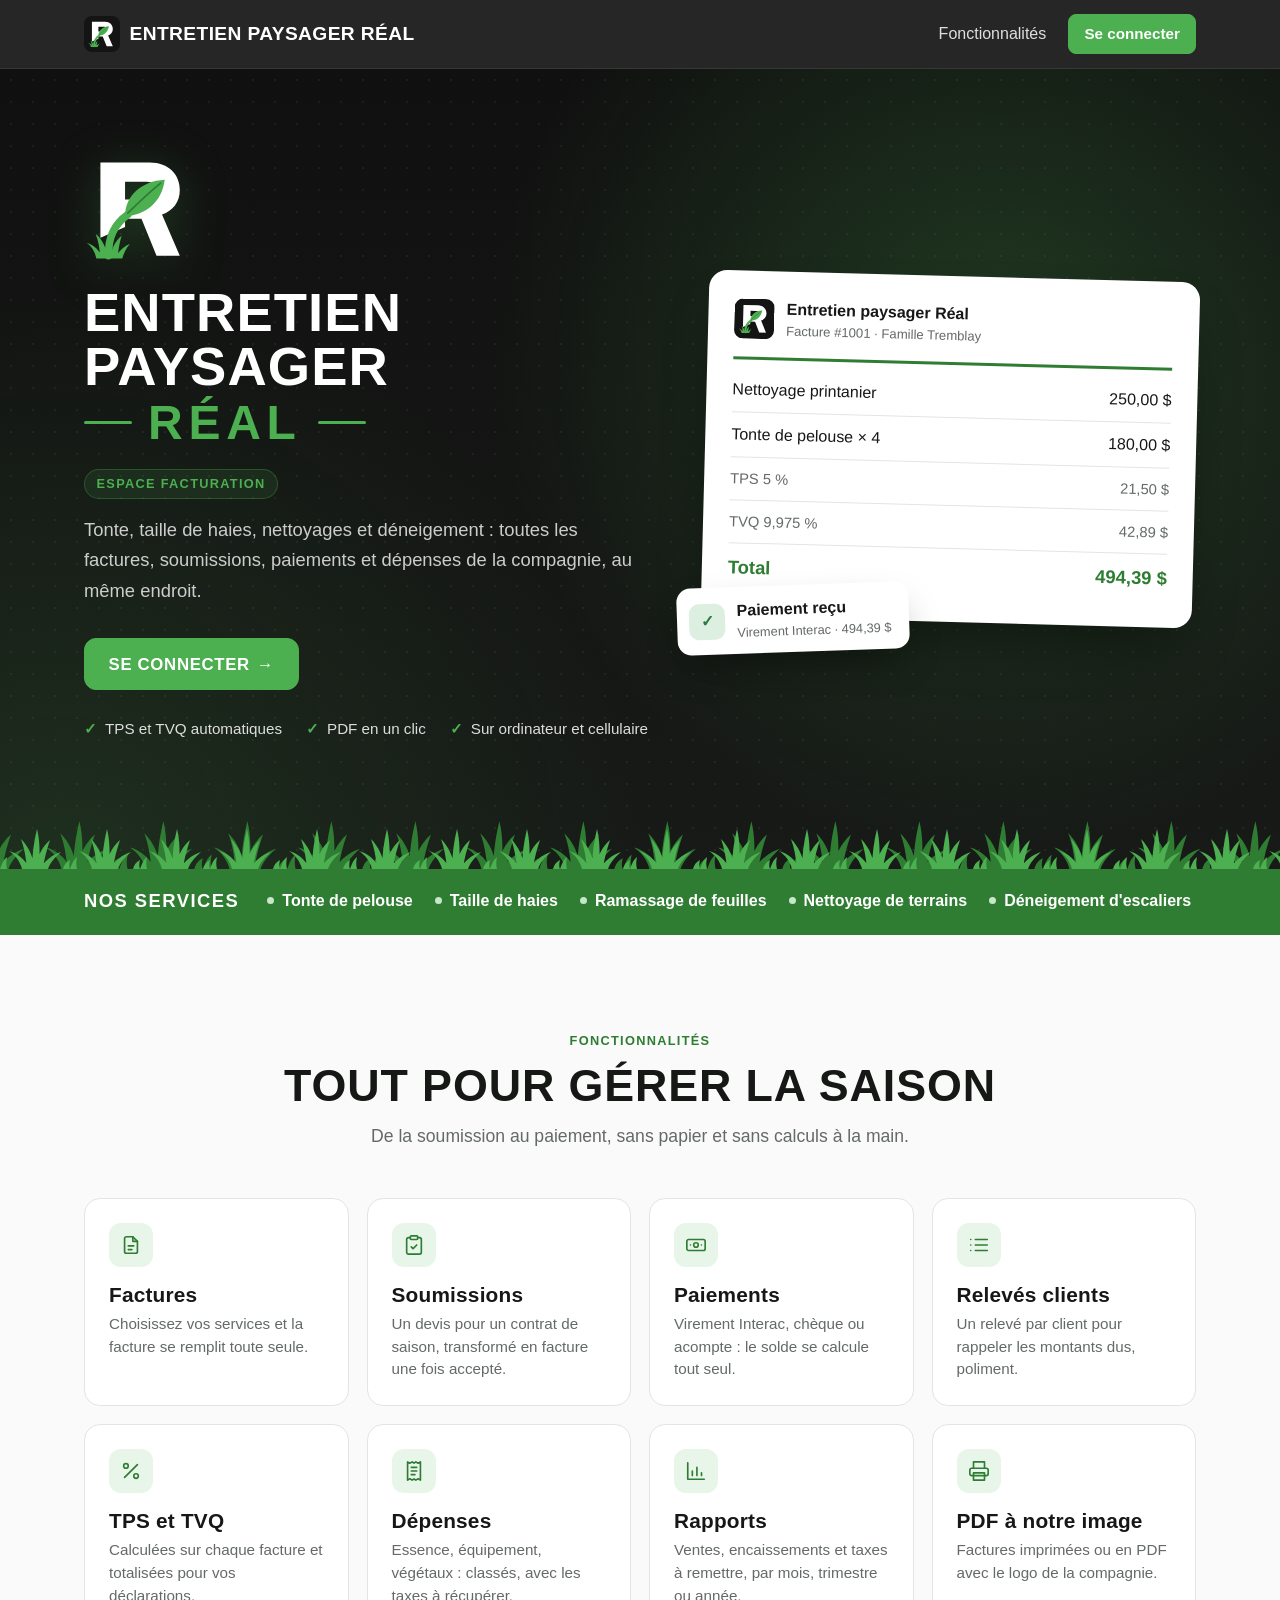
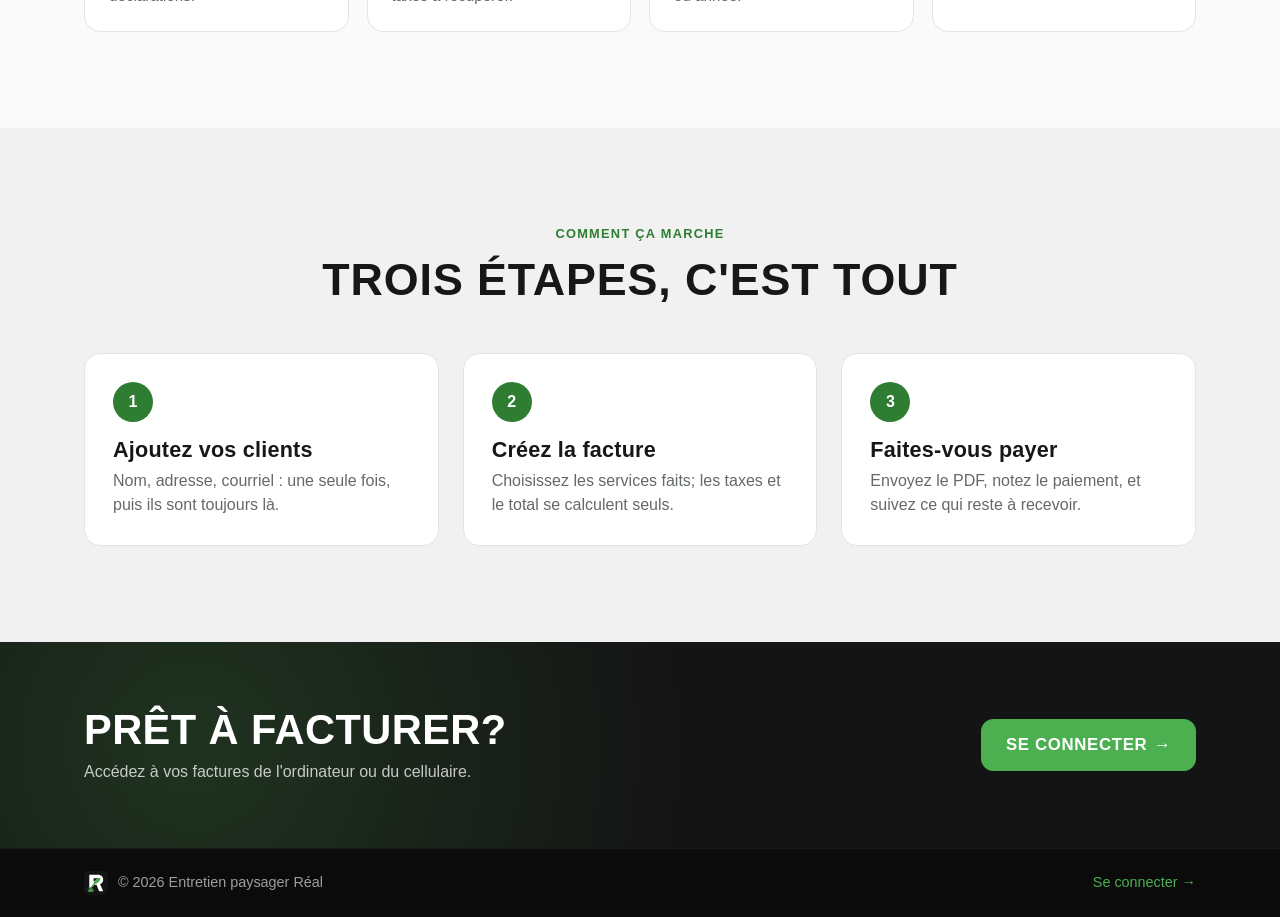
<file: index.html>
<!doctype html>
<html lang="fr">
<head>
<meta charset="utf-8">
<meta name="viewport" content="width=device-width, initial-scale=1">
<title>Entretien paysager Réal — Facturation</title>
<link rel="stylesheet" href="styles.css">
<link rel="icon" href="logo.svg" type="image/svg+xml">
</head>
<body class="landing">
<header class="topbar">
  <div class="wrap topbar-inner">
    <a class="logo" href="index.html"><img class="logo-mark" src="logo.svg" alt=""> Entretien paysager Réal</a>
    <nav>
      <a class="nav-link" href="#fonctions">Fonctionnalités</a>
      <a class="btn btn-primary" href="app.html">Se connecter</a>
    </nav>
  </div>
</header>

<section class="hero">
  <div class="wrap hero-grid">
    <div class="hero-text">
      <img class="hero-mark" src="logo-r.svg" alt="">
      <h1 class="brand-title"><span>Entretien paysager</span><span class="real">Réal</span></h1>
      <span class="eyebrow">Espace facturation</span>
      <p class="lead">Tonte, taille de haies, nettoyages et déneigement : toutes les factures, soumissions, paiements et dépenses de la compagnie, au même endroit.</p>
      <div class="hero-actions">
        <a class="btn btn-leaf btn-lg" href="app.html">Se connecter <span aria-hidden="true">→</span></a>
      </div>
      <ul class="hero-points">
        <li>TPS et TVQ automatiques</li>
        <li>PDF en un clic</li>
        <li>Sur ordinateur et cellulaire</li>
      </ul>
    </div>
    <div class="hero-visual" aria-hidden="true">
      <div class="hero-card">
        <div class="mock-brand"><img src="logo.svg" alt=""><div><strong>Entretien paysager Réal</strong><small>Facture #1001 · Famille Tremblay</small></div></div>
        <div class="mock-row"><span>Nettoyage printanier</span><span>250,00 $</span></div>
        <div class="mock-row"><span>Tonte de pelouse × 4</span><span>180,00 $</span></div>
        <div class="mock-row muted"><span>TPS 5 %</span><span>21,50 $</span></div>
        <div class="mock-row muted"><span>TVQ 9,975 %</span><span>42,89 $</span></div>
        <div class="mock-row total"><span>Total</span><span>494,39 $</span></div>
      </div>
      <div class="float-card">
        <span class="float-check">✓</span>
        <div><strong>Paiement reçu</strong><small>Virement Interac · 494,39 $</small></div>
      </div>
    </div>
  </div>
  <div class="grass" aria-hidden="true"></div>
</section>

<section class="services">
  <div class="wrap services-inner">
    <span class="services-label">Nos services</span>
    <ul>
      <li>Tonte de pelouse</li>
      <li>Taille de haies</li>
      <li>Ramassage de feuilles</li>
      <li>Nettoyage de terrains</li>
      <li>Déneigement d'escaliers</li>
    </ul>
  </div>
</section>

<section id="fonctions" class="section">
  <div class="wrap">
    <p class="kicker">Fonctionnalités</p>
    <h2>Tout pour gérer la saison</h2>
    <p class="section-lead">De la soumission au paiement, sans papier et sans calculs à la main.</p>
    <div class="feature-grid">
      <article class="feature"><span class="icon"><svg viewBox="0 0 24 24"><path d="M14 3H7a2 2 0 0 0-2 2v14a2 2 0 0 0 2 2h10a2 2 0 0 0 2-2V8z"/><path d="M14 3v5h5M9 13h6M9 17h4"/></svg></span><h3>Factures</h3><p>Choisissez vos services et la facture se remplit toute seule.</p></article>
      <article class="feature"><span class="icon"><svg viewBox="0 0 24 24"><rect x="8" y="2" width="8" height="4" rx="1"/><path d="M16 4h2a2 2 0 0 1 2 2v14a2 2 0 0 1-2 2H6a2 2 0 0 1-2-2V6a2 2 0 0 1 2-2h2"/><path d="m9 14 2 2 4-4"/></svg></span><h3>Soumissions</h3><p>Un devis pour un contrat de saison, transformé en facture une fois accepté.</p></article>
      <article class="feature"><span class="icon"><svg viewBox="0 0 24 24"><rect x="2" y="6" width="20" height="12" rx="2"/><circle cx="12" cy="12" r="2.5"/><path d="M6 12h.01M18 12h.01"/></svg></span><h3>Paiements</h3><p>Virement Interac, chèque ou acompte : le solde se calcule tout seul.</p></article>
      <article class="feature"><span class="icon"><svg viewBox="0 0 24 24"><path d="M8 6h13M8 12h13M8 18h13M3 6h.01M3 12h.01M3 18h.01"/></svg></span><h3>Relevés clients</h3><p>Un relevé par client pour rappeler les montants dus, poliment.</p></article>
      <article class="feature"><span class="icon"><svg viewBox="0 0 24 24"><path d="M19 5 5 19"/><circle cx="6.5" cy="6.5" r="2.5"/><circle cx="17.5" cy="17.5" r="2.5"/></svg></span><h3>TPS et TVQ</h3><p>Calculées sur chaque facture et totalisées pour vos déclarations.</p></article>
      <article class="feature"><span class="icon"><svg viewBox="0 0 24 24"><path d="M5 2v20l2.5-1.5L10 22l2-1.5 2 1.5 2.5-1.5L19 22V2l-2.5 1.5L14 2l-2 1.5L10 2 7.5 3.5z"/><path d="M9 8h6M9 12h6M9 16h4"/></svg></span><h3>Dépenses</h3><p>Essence, équipement, végétaux : classés, avec les taxes à récupérer.</p></article>
      <article class="feature"><span class="icon"><svg viewBox="0 0 24 24"><path d="M3 3v18h18"/><path d="M8 17v-5M13 17V8M18 17v-3"/></svg></span><h3>Rapports</h3><p>Ventes, encaissements et taxes à remettre, par mois, trimestre ou année.</p></article>
      <article class="feature"><span class="icon"><svg viewBox="0 0 24 24"><path d="M6 9V2h12v7"/><rect x="2" y="9" width="20" height="8" rx="2"/><path d="M6 14h12v8H6z"/></svg></span><h3>PDF à notre image</h3><p>Factures imprimées ou en PDF avec le logo de la compagnie.</p></article>
    </div>
  </div>
</section>

<section class="section section-alt">
  <div class="wrap">
    <p class="kicker">Comment ça marche</p>
    <h2>Trois étapes, c'est tout</h2>
    <ol class="steps">
      <li><span class="num">1</span><h3>Ajoutez vos clients</h3><p>Nom, adresse, courriel : une seule fois, puis ils sont toujours là.</p></li>
      <li><span class="num">2</span><h3>Créez la facture</h3><p>Choisissez les services faits; les taxes et le total se calculent seuls.</p></li>
      <li><span class="num">3</span><h3>Faites-vous payer</h3><p>Envoyez le PDF, notez le paiement, et suivez ce qui reste à recevoir.</p></li>
    </ol>
  </div>
</section>

<section class="cta">
  <div class="wrap cta-inner">
    <div>
      <h2>Prêt à facturer?</h2>
      <p>Accédez à vos factures de l'ordinateur ou du cellulaire.</p>
    </div>
    <a class="btn btn-leaf btn-lg" href="app.html">Se connecter <span aria-hidden="true">→</span></a>
  </div>
</section>

<footer class="footer">
  <div class="wrap footer-inner">
    <span class="footer-brand"><img src="logo.svg" alt=""> © 2026 Entretien paysager Réal</span>
    <a href="app.html">Se connecter →</a>
  </div>
</footer>
</body>
</html>
</file>
<file: styles.css>
:root {
  --brand: #2e7d32;
  --brand-ink: #ffffff;
  --bg: #f5f6f5;
  --surface: #ffffff;
  --ink: #161816;
  --muted: #646a65;
  --line: #e2e5e2;
  --black: #141414;
  --green: #4caf50;
  --danger: #b4372f;
  --ok: #2c7a3f;
  --warn: #a8670b;
  --radius: 10px;
  --font-body: -apple-system, BlinkMacSystemFont, "Segoe UI", Roboto, "Helvetica Neue", Arial, sans-serif;
  --font-display: "Avenir Next Condensed", "Bahnschrift Condensed", "Roboto Condensed", "Arial Narrow", sans-serif-condensed, "Helvetica Neue", Arial, sans-serif;
  font-family: var(--font-body);
  color: var(--ink);
}
* { box-sizing: border-box; }
[hidden] { display: none !important; }
body { margin: 0; background: var(--bg); color: var(--ink); line-height: 1.5; }
a { color: var(--brand); text-decoration: none; }
h1, h2, h3 { line-height: 1.15; margin: 0 0 .5em; font-family: var(--font-display); font-stretch: condensed; font-weight: 700; letter-spacing: .01em; }
.logo { font-family: var(--font-display); font-stretch: condensed; text-transform: uppercase; letter-spacing: .02em; }

.btn { display: inline-flex; align-items: center; gap: .4em; border: 1px solid var(--line); background: var(--surface); color: var(--ink); padding: .5em 1em; border-radius: 8px; cursor: pointer; font: inherit; font-size: .95rem; }
.btn:hover { border-color: var(--brand); }
.btn-primary { background: var(--brand); color: var(--brand-ink); border-color: var(--brand); }
.btn-primary:hover { filter: brightness(1.08); }
.btn-ghost { background: transparent; }
.btn-danger { color: var(--danger); }
.btn-sm { padding: .25em .6em; font-size: .85rem; }
.btn-lg { padding: .75em 1.4em; font-size: 1.05rem; }

.logo { display: inline-flex; align-items: center; gap: .5em; font-weight: 700; font-size: 1.2rem; color: var(--ink); }
.logo-mark { display: block; width: 36px; height: 36px; }
.doc-logo { display: block; width: 56px; height: 56px; margin-bottom: 8px; }

.pill { font-size: .78rem; padding: .15em .6em; border-radius: 99px; background: var(--line); color: var(--muted); white-space: nowrap; }
.pill-paid { background: #dcefe1; color: var(--ok); }
.pill-partial { background: #fbecd2; color: var(--warn); }
.pill-unpaid, .pill-late { background: #f6dcda; color: var(--danger); }
.pill-accepted { background: #dcefe1; color: var(--ok); }

/* Landing */
.landing { --deep: #141414; --leaf: #4caf50; background: #fafafa; }
.wrap { max-width: 1160px; margin: 0 auto; padding: 0 24px; }
.btn-leaf { background: var(--leaf); color: #fff; border-color: var(--leaf); font-weight: 700; text-transform: uppercase; letter-spacing: .04em; }
.btn-leaf:hover { filter: brightness(1.05); transform: translateY(-1px); }
.btn { transition: transform .15s, filter .15s, border-color .15s; }
.btn-lg { border-radius: 12px; }

.topbar { position: sticky; top: 0; z-index: 5; background: rgba(20,20,20,.92); backdrop-filter: blur(10px); border-bottom: 1px solid rgba(255,255,255,.08); }
.topbar .logo { color: #fff; }
.topbar .btn-primary { background: var(--leaf); border-color: var(--leaf); font-weight: 600; }
.topbar-inner { display: flex; justify-content: space-between; align-items: center; gap: 12px; padding-top: 14px; padding-bottom: 14px; }
.topbar nav { display: flex; gap: 22px; align-items: center; }
.nav-link { color: rgba(255,255,255,.85); font-weight: 500; }
.nav-link:hover { color: var(--leaf); }

.hero { position: relative; overflow: hidden; color: #fff; background:
  radial-gradient(circle at 78% 35%, rgba(76,175,80,.24) 0%, transparent 45%),
  radial-gradient(circle at 5% 100%, rgba(76,175,80,.14) 0%, transparent 40%),
  radial-gradient(rgba(255,255,255,.055) 1px, transparent 1.5px) 0 0 / 22px 22px,
  linear-gradient(180deg, #101010 0%, #171a17 100%); }
.grass { position: absolute; left: 0; right: 0; bottom: 0; height: 64px; pointer-events: none;
  background: url("data:image/svg+xml,%3Csvg xmlns='http://www.w3.org/2000/svg' width='70' height='52' viewBox='0 0 70 52'%3E%3Cpath fill='%234caf50' d='M22 52C20 44 15 38 9 34C17 36 25 42 30 52ZM27 52C26 40 24 30 21 22C29 30 33 40 35 52ZM32 52C32 38 34 24 37 12C40 24 40 38 39 52ZM35 52C37 40 42 30 50 23C47 32 44 42 43 52ZM40 52C44 44 52 38 61 35C55 40 50 46 48 52ZM0 52C2 46 4 42 7 40C6 45 6 48 7 52ZM63 52C64 48 66 45 70 43C69 47 69 50 70 52Z'/%3E%3C/svg%3E") repeat-x 0 bottom / 70px 52px, url("data:image/svg+xml,%3Csvg xmlns='http://www.w3.org/2000/svg' width='70' height='52' viewBox='0 0 70 52'%3E%3Cpath fill='%232e7d32' d='M22 52C20 44 15 38 9 34C17 36 25 42 30 52ZM27 52C26 40 24 30 21 22C29 30 33 40 35 52ZM32 52C32 38 34 24 37 12C40 24 40 38 39 52ZM35 52C37 40 42 30 50 23C47 32 44 42 43 52ZM40 52C44 44 52 38 61 35C55 40 50 46 48 52ZM0 52C2 46 4 42 7 40C6 45 6 48 7 52ZM63 52C64 48 66 45 70 43C69 47 69 50 70 52Z'/%3E%3C/svg%3E") repeat-x 35px bottom / 84px 62px; }
.services { background: #2e7d32; color: #fff; }
.services-inner { display: flex; align-items: center; gap: 12px 28px; flex-wrap: wrap; padding-top: 18px; padding-bottom: 20px; }
.services-label { font-family: var(--font-display); font-stretch: condensed; font-weight: 800; text-transform: uppercase; letter-spacing: .08em; font-size: 1.15rem; }
.services ul { list-style: none; display: flex; flex-wrap: wrap; gap: 8px 22px; padding: 0; margin: 0; font-weight: 600; }
.services li { display: inline-flex; align-items: center; gap: 8px; }
.services li::before { content: ""; width: 7px; height: 7px; border-radius: 99px; background: #c8e6c9; }
.hero-mark { width: 104px; height: 107px; display: block; margin: 0 0 22px; filter: drop-shadow(0 8px 24px rgba(76,175,80,.25)); }
.brand-title { display: grid; gap: 4px; text-transform: uppercase; margin-bottom: 22px; }
.brand-title span:first-child { font-size: clamp(2.2rem, 4.6vw, 3.4rem); font-weight: 800; letter-spacing: .02em; line-height: 1; }
.brand-title .real { display: flex; align-items: center; gap: 16px; color: var(--leaf); font-size: clamp(2rem, 4vw, 3rem); font-weight: 800; letter-spacing: .12em; line-height: 1; }
.brand-title .real::before, .brand-title .real::after { content: ""; height: 3px; background: var(--leaf); border-radius: 2px; flex: 0 0 48px; }
.hero-grid { position: relative; display: grid; grid-template-columns: 1.15fr 1fr; gap: 56px; align-items: center; padding-top: 88px; padding-bottom: 128px; }
.eyebrow { display: inline-block; font-size: .8rem; font-weight: 700; text-transform: uppercase; letter-spacing: .1em; color: var(--leaf); background: rgba(76,175,80,.12); border: 1px solid rgba(76,175,80,.3); padding: .35em .9em; border-radius: 99px; margin-bottom: 16px; }
.lead { font-size: 1.15rem; line-height: 1.65; color: rgba(255,255,255,.78); max-width: 34em; margin: 0; }
.hero-actions { display: flex; gap: 12px; flex-wrap: wrap; margin-top: 32px; }
.hero-points { list-style: none; padding: 0; margin: 28px 0 0; display: flex; flex-wrap: wrap; gap: 10px 24px; font-size: .95rem; color: rgba(255,255,255,.85); }
.hero-points li::before { content: "✓"; color: var(--leaf); font-weight: 800; margin-right: 8px; }

.hero-visual { position: relative; }
.hero-card { color: var(--ink); background: #fff; border-radius: 18px; padding: 26px; box-shadow: 0 30px 60px -20px rgba(0,0,0,.45); transform: rotate(1.5deg); }
.mock-brand { display: flex; gap: 12px; align-items: center; padding-bottom: 16px; margin-bottom: 8px; border-bottom: 3px solid var(--brand); }
.mock-brand img { width: 40px; height: 40px; }
.mock-brand small { display: block; color: var(--muted); font-size: .82rem; }
.mock-row { display: flex; justify-content: space-between; padding: 10px 0; border-bottom: 1px solid var(--line); }
.mock-row.muted { color: var(--muted); font-size: .92rem; }
.mock-row.total { font-weight: 800; border-bottom: 0; font-size: 1.15rem; color: var(--brand); }
.float-card { position: absolute; left: -28px; bottom: -30px; display: flex; gap: 12px; align-items: center; background: #fff; color: var(--ink); border-radius: 14px; padding: 12px 18px 12px 12px; box-shadow: 0 18px 40px -12px rgba(0,0,0,.4); transform: rotate(-2deg); }
.float-card small { display: block; color: var(--muted); font-size: .8rem; }
.float-check { display: grid; place-items: center; width: 36px; height: 36px; border-radius: 10px; background: #dcefe1; color: var(--ok); font-weight: 800; }

.section { padding: 96px 0; }
.section-alt { background: #f0f1f0; }
.kicker { text-align: center; font-size: .8rem; font-weight: 700; text-transform: uppercase; letter-spacing: .1em; color: var(--brand); margin: 0 0 10px; }
.section h2 { text-align: center; font-size: clamp(2rem, 4vw, 2.8rem); font-weight: 800; text-transform: uppercase; letter-spacing: .02em; margin: 0 0 12px; }
.section-lead { text-align: center; color: var(--muted); font-size: 1.1rem; margin: 0 auto 48px; max-width: 32em; }
.feature-grid { display: grid; grid-template-columns: repeat(4, 1fr); gap: 18px; }
.feature { background: #fff; border: 1px solid var(--line); border-radius: 16px; padding: 24px; transition: transform .2s, box-shadow .2s, border-color .2s; }
.feature:hover { transform: translateY(-3px); box-shadow: 0 16px 32px -18px rgba(0,0,0,.3); border-color: #c8e6c9; }
.feature h3 { font-size: 1.3rem; margin: 16px 0 6px; }
.feature p { color: var(--muted); margin: 0; font-size: .95rem; }
.icon { display: grid; place-items: center; width: 44px; height: 44px; border-radius: 12px; background: #e8f5e9; color: var(--brand); }
.icon svg { width: 22px; height: 22px; fill: none; stroke: currentColor; stroke-width: 1.8; stroke-linecap: round; stroke-linejoin: round; }

.steps { list-style: none; padding: 0; margin: 48px 0 0; display: grid; grid-template-columns: repeat(3, 1fr); gap: 24px; counter-reset: none; }
.steps li { background: #fff; border-radius: 16px; padding: 28px; border: 1px solid var(--line); }
.steps .num { display: grid; place-items: center; width: 40px; height: 40px; border-radius: 99px; background: var(--brand); color: #fff; font-weight: 800; }
.steps h3 { margin: 16px 0 6px; font-size: 1.35rem; }
.steps p { margin: 0; color: var(--muted); }

.cta { background: radial-gradient(circle at 15% 50%, rgba(76,175,80,.2) 0%, transparent 45%), var(--deep); color: #fff; }
.cta-inner { display: flex; justify-content: space-between; align-items: center; gap: 24px; flex-wrap: wrap; padding-top: 64px; padding-bottom: 64px; }
.cta h2 { font-size: clamp(2rem, 3.6vw, 2.6rem); font-weight: 800; text-transform: uppercase; margin: 0 0 6px; }
.cta p { margin: 0; color: rgba(255,255,255,.75); }

.footer { background: #0b0b0b; color: rgba(255,255,255,.6); font-size: .9rem; border-top: 1px solid rgba(255,255,255,.06); }
.footer-inner { display: flex; justify-content: space-between; align-items: center; flex-wrap: wrap; gap: 12px; padding-top: 22px; padding-bottom: 22px; }
.footer-brand { display: inline-flex; align-items: center; gap: 10px; }
.footer-brand img { width: 24px; height: 24px; }
.footer a { color: var(--leaf); }

@media (max-width: 960px) {
  .feature-grid { grid-template-columns: repeat(2, 1fr); }
}
@media (max-width: 800px) {
  .wrap { padding: 0 16px; }
  .hero-grid { grid-template-columns: 1fr; gap: 48px; padding-top: 48px; padding-bottom: 116px; }
  .float-card { left: 8px; }
  .hero-card { transform: none; }
  .section { padding: 64px 0; }
  .steps { grid-template-columns: 1fr; }
  .topbar .logo { font-size: .95rem; line-height: 1.2; }
  .topbar .logo-mark { width: 32px; height: 32px; }
  .topbar .btn { white-space: nowrap; padding: .45em .8em; font-size: .88rem; }
  .nav-link { display: none; }
}
@media (max-width: 480px) {
  .feature-grid { grid-template-columns: 1fr; }
}

/* App */
body.app { display: grid; grid-template-columns: 230px 1fr; min-height: 100vh; }
.mobile-bar { display: none; position: sticky; top: 0; z-index: 20; align-items: center; gap: 12px; padding: 10px 16px; background: var(--black); color: #fff; }
.mobile-bar .logo-mark { width: 32px; height: 32px; margin-left: auto; }
.mobile-title { font-family: var(--font-display); font-stretch: condensed; font-weight: 700; font-size: 1.25rem; text-transform: uppercase; letter-spacing: .03em; }
.menu-btn { display: grid; place-items: center; width: 42px; height: 42px; border: 1px solid rgba(255,255,255,.2); border-radius: 10px; background: transparent; color: #fff; cursor: pointer; padding: 0; }
.menu-btn svg { width: 22px; height: 22px; fill: none; stroke: currentColor; stroke-width: 2.2; stroke-linecap: round; }
.drawer-backdrop { position: fixed; inset: 0; z-index: 25; background: rgba(0,0,0,.5); opacity: 0; pointer-events: none; transition: opacity .25s; }
.sidebar { background: var(--black); color: #fff; padding: 20px 14px; position: sticky; top: 0; height: 100vh; }
.sidebar .logo { color: #fff; }
.sidebar .sync { color: rgba(255,255,255,.55); }
.sidebar .btn { background: transparent; color: #fff; border-color: rgba(255,255,255,.25); }
.sidebar { display: flex; flex-direction: column; }
.sidebar-foot { margin-top: auto; padding-top: 16px; display: grid; gap: 8px; }
.sync { font-size: .78rem; color: var(--muted); }
.sync-error { color: var(--danger); }
.auth { position: fixed; inset: 0; z-index: 50; display: grid; place-items: center; padding: 16px; overflow-y: auto; background: radial-gradient(circle at 80% 20%, rgba(76,175,80,.2) 0%, transparent 50%), var(--black); }
.auth[hidden] { display: none; }
.auth-card { width: min(410px, 100%); background: var(--surface); border-radius: 20px; padding: 32px; display: grid; gap: 4px; box-shadow: 0 30px 60px -20px rgba(0,0,0,.5); }
.auth-card .logo { margin-bottom: 18px; }
.auth-loading { margin: 0; color: var(--muted); }
.auth-card h2 { font-size: 1.5rem; font-weight: 800; }
.auth-card .btn-primary { padding: .75em 1em; border-radius: 10px; font-weight: 700; margin-top: 6px; }
.auth-card input { padding: .65em .75em; border-radius: 10px; }
.auth-msg { background: var(--bg); border-radius: 8px; padding: 10px 12px; font-size: .9rem; margin: 0 0 8px; }
.show-pass { display: flex; align-items: center; gap: 2px; color: var(--ink); cursor: pointer; }
.auth-links { display: flex; justify-content: space-between; gap: 8px; margin-top: 12px; font-size: .88rem; }
.auth-links a { cursor: pointer; }
.sidebar .logo { font-size: 1.05rem; line-height: 1.25; }
.logo-mark { flex-shrink: 0; }
.sidebar nav { display: flex; flex-direction: column; gap: 2px; margin-top: 20px; }
.sidebar nav a { padding: .55em .8em; border-radius: 8px; color: rgba(255,255,255,.82); cursor: pointer; }
.sidebar nav a:hover { background: rgba(255,255,255,.08); color: #fff; }
.sidebar nav a.active { background: var(--brand); color: var(--brand-ink); }
.content { padding: 28px 32px; max-width: 1200px; width: 100%; min-width: 0; }
.page-head { display: flex; justify-content: space-between; align-items: center; gap: 12px; flex-wrap: wrap; margin-bottom: 20px; }
.page-head h1 { margin: 0; font-size: 1.6rem; }
.card { background: var(--surface); border: 1px solid var(--line); border-radius: var(--radius); padding: 20px; margin-bottom: 16px; }
.stats { display: grid; grid-template-columns: repeat(auto-fit, minmax(180px, 1fr)); gap: 12px; margin-bottom: 16px; }
.stat { background: var(--surface); border: 1px solid var(--line); border-radius: var(--radius); padding: 16px; }
.stat .label { color: var(--muted); font-size: .85rem; }
.stat .value { font-size: 1.5rem; font-weight: 700; }
.table-wrap { overflow-x: auto; }
table { width: 100%; border-collapse: collapse; }
th, td { text-align: left; padding: 10px 8px; border-bottom: 1px solid var(--line); vertical-align: middle; }
th { color: var(--muted); font-weight: 600; font-size: .85rem; }
td.num, th.num { text-align: right; font-variant-numeric: tabular-nums; white-space: nowrap; }
td { white-space: nowrap; }
td.actions { text-align: right; white-space: nowrap; }
td.actions .btn { margin-left: 4px; }
.empty { color: var(--muted); text-align: center; padding: 32px; }
.toolbar { display: flex; gap: 8px; flex-wrap: wrap; align-items: center; margin-bottom: 12px; }

label { display: block; font-size: .85rem; color: var(--muted); margin-bottom: 10px; }
input, select, textarea { display: block; width: 100%; margin-top: 4px; padding: .5em .6em; border: 1px solid var(--line); border-radius: 7px; font: inherit; color: var(--ink); background: var(--surface); }
input:focus, select:focus, textarea:focus { outline: 2px solid var(--brand); outline-offset: -1px; }
input[type=checkbox] { display: inline; width: auto; margin: 0 .4em 0 0; }
input[type=color] { height: 40px; padding: 2px; }
.row { display: grid; grid-template-columns: repeat(auto-fit, minmax(160px, 1fr)); gap: 12px; }

dialog { border: 0; border-radius: 14px; padding: 0; width: min(860px, 94vw); max-height: 92vh; box-shadow: 0 30px 60px -20px rgba(0,0,0,.4); }
dialog::backdrop { background: rgba(20,25,22,.45); }
#modal-form { padding: 24px; }
.modal-foot { display: flex; justify-content: flex-end; gap: 8px; margin-top: 16px; }
.items td { padding: 4px; }
.items input { margin: 0; }
.totals { margin-left: auto; width: min(320px, 100%); margin-top: 12px; }
.totals div { display: flex; justify-content: space-between; padding: 4px 0; }
.totals .grand { font-weight: 700; font-size: 1.1rem; border-top: 1px solid var(--line); padding-top: 8px; }

/* Printable document */
#print-area { display: none; }
.doc { background: #fff; color: #222; padding: 40px; font-size: 14px; }
.doc-head { display: flex; justify-content: space-between; gap: 24px; border-bottom: 4px solid var(--doc-color, var(--brand)); padding-bottom: 16px; margin-bottom: 24px; }
.doc-title { font-size: 28px; font-weight: 700; color: var(--doc-color, var(--brand)); text-transform: uppercase; letter-spacing: .05em; }
.doc-meta { text-align: right; }
.doc table th { color: #fff; background: var(--doc-color, var(--brand)); }
.doc .totals .grand { color: var(--doc-color, var(--brand)); }
.doc-foot { margin-top: 32px; color: #666; font-size: 12px; }

@media print {
  body.app { display: block; background: #fff; }
  .sidebar, .content, dialog, .mobile-bar, .drawer-backdrop { display: none !important; }
  #print-area { display: block; }
  .doc { padding: 0; }
  .doc table th { -webkit-print-color-adjust: exact; print-color-adjust: exact; }
  .doc-head { -webkit-print-color-adjust: exact; print-color-adjust: exact; }
}

@media (max-width: 800px) {
  body.app { display: block; }
  .mobile-bar { display: flex; }
  .sidebar { position: fixed; top: 0; left: 0; bottom: 0; z-index: 30; width: min(280px, 82vw); height: 100%; overflow-y: auto; transform: translateX(-100%); transition: transform .25s ease; }
  .menu-open .sidebar { transform: none; box-shadow: 8px 0 30px rgba(0,0,0,.35); }
  .menu-open .drawer-backdrop { opacity: 1; pointer-events: auto; }
  .menu-open { overflow: hidden; }
  .sidebar nav a { padding: .8em .9em; font-size: 1.05rem; }
  .content { padding: 20px 16px; }
}
</file>
